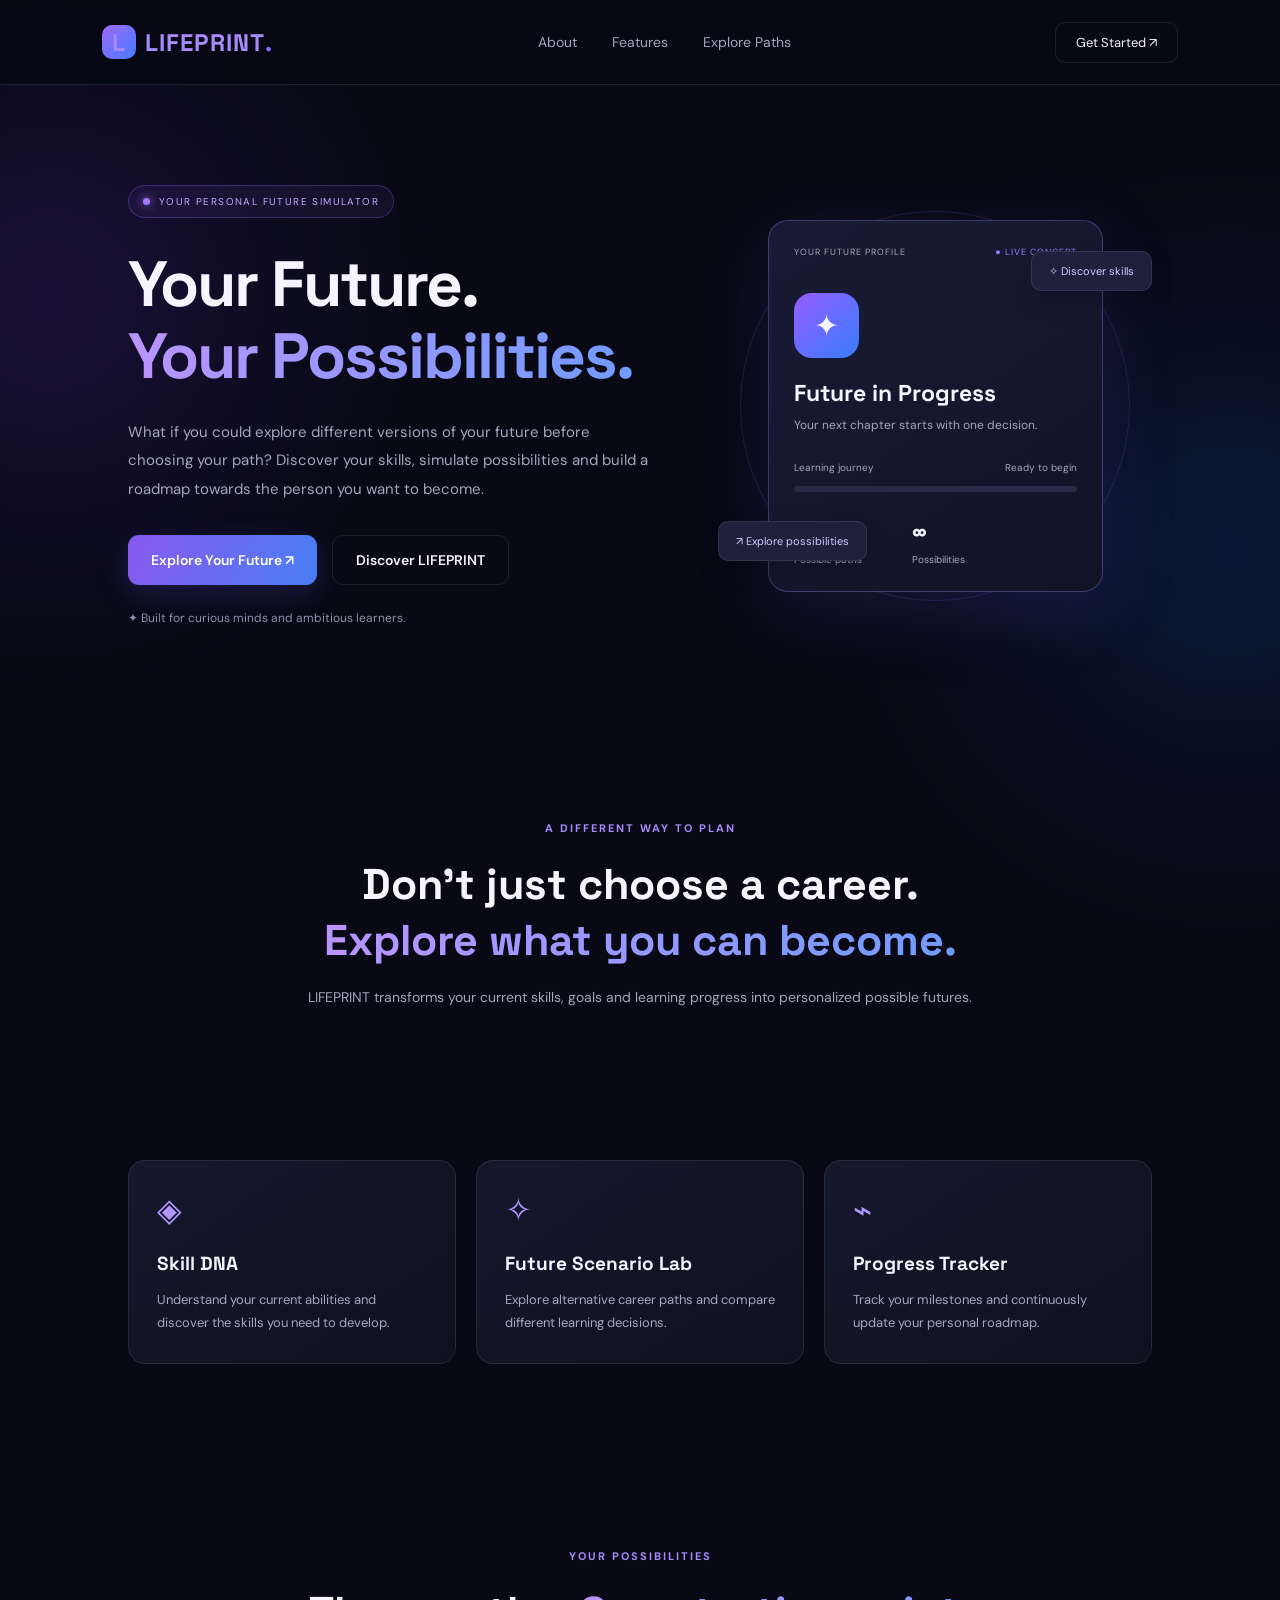
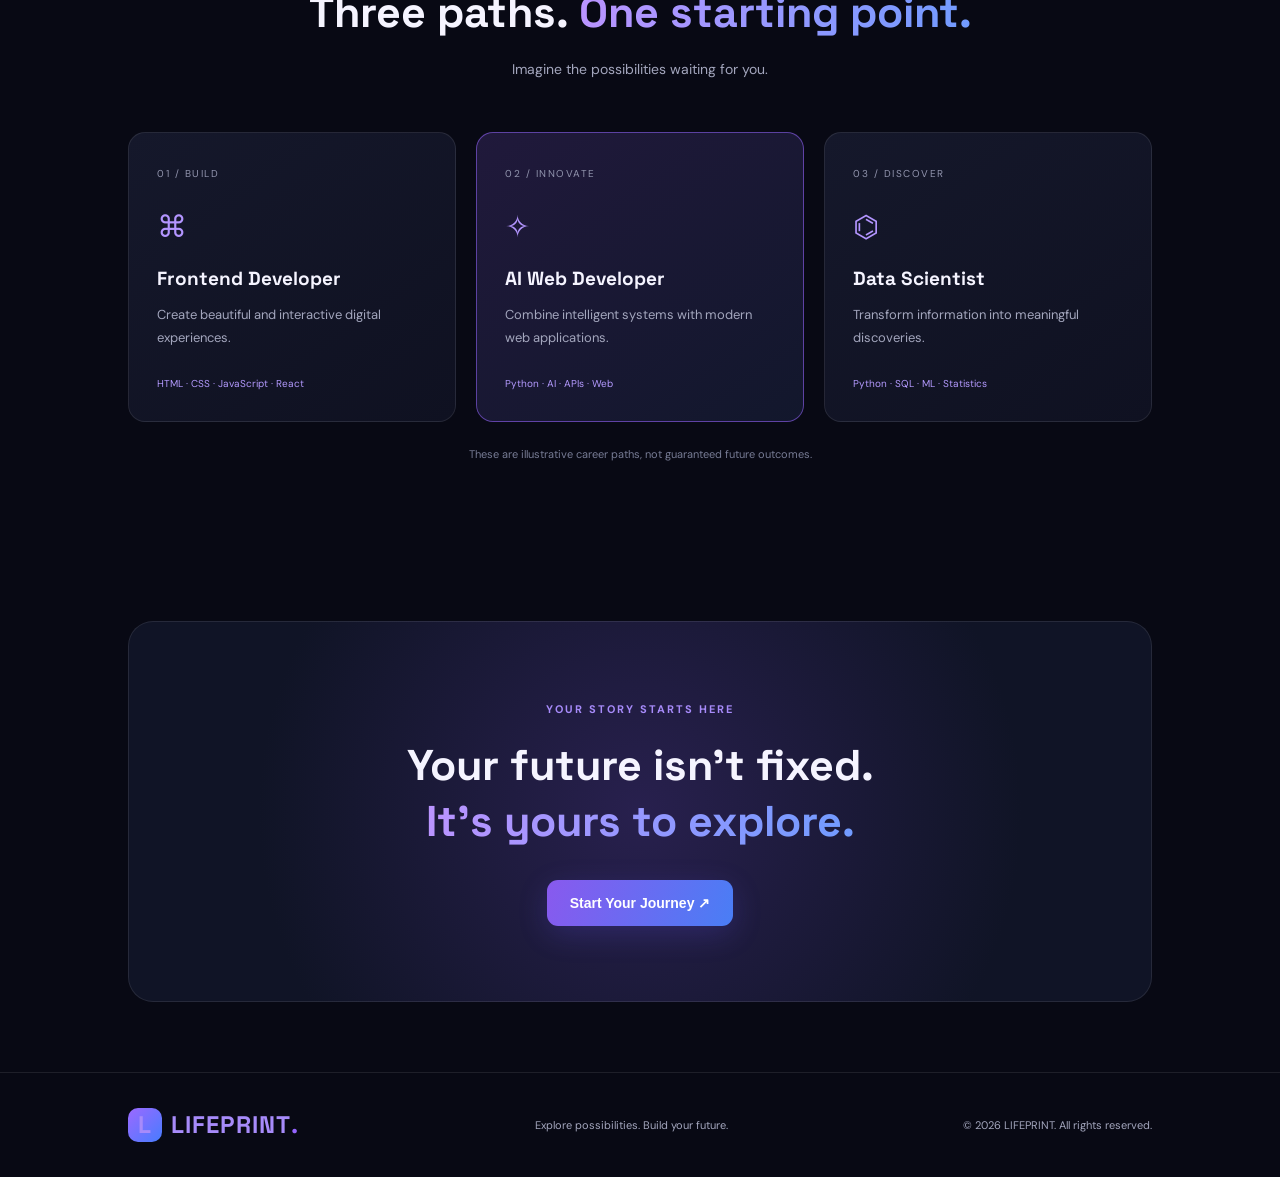
<file: frontend/index.html>
<!DOCTYPE html>
<html lang="en">
<head>
    <meta charset="UTF-8">
    <meta name="viewport" content="width=device-width, initial-scale=1.0">
    <meta name="description" content="LIFEPRINT - Explore your possible futures with AI-powered personal development.">
    <title>LIFEPRINT | Your Future, Simulated</title>

    <link rel="preconnect" href="https://fonts.googleapis.com">
    <link rel="preconnect" href="https://fonts.gstatic.com" crossorigin>
    <link href="https://fonts.googleapis.com/css2?family=DM+Sans:wght@400;500;600;700;800&family=Space+Grotesk:wght@400;500;600;700&display=swap" rel="stylesheet">

    <link rel="stylesheet" href="css/style.css">
</head>

<body>

    <div class="background-glow glow-one"></div>
    <div class="background-glow glow-two"></div>

    <header class="navbar">
        <a href="#" class="logo">
            <span class="logo-symbol">L</span>
            LIFEPRINT<span class="logo-dot">.</span>
        </a>

        <nav class="nav-links">
            <a href="#about">About</a>
            <a href="#features">Features</a>
            <a href="#paths">Explore Paths</a>
        </nav>

        <a href="#paths" class="nav-button">Get Started ↗</a>
    </header>

    <main>

        <section class="hero">

            <div class="hero-content">

                <div class="status-pill">
                    <span class="status-dot"></span>
                    YOUR PERSONAL FUTURE SIMULATOR
                </div>

                <h1>
                    Your Future.<br>
                    <span class="gradient-text">Your Possibilities.</span>
                </h1>

                <p class="hero-description">
                    What if you could explore different versions of your future
                    before choosing your path?

                    Discover your skills, simulate possibilities and build
                    a roadmap towards the person you want to become.
                </p>

                <div class="hero-actions">
                    <a href="#paths" class="primary-button">
                        Explore Your Future ↗
                    </a>

                    <a href="#about" class="secondary-button">
                        Discover LIFEPRINT
                    </a>
                </div>

                <div class="hero-note">
                    ✦ Built for curious minds and ambitious learners.
                </div>

            </div>

            <div class="hero-visual">

                <div class="orbit orbit-one"></div>
                <div class="orbit orbit-two"></div>

                <div class="future-card">

                    <div class="card-top">
                        <span>YOUR FUTURE PROFILE</span>
                        <span class="live-dot">● LIVE CONCEPT</span>
                    </div>

                    <div class="profile-icon">✦</div>

                    <h3>Future in Progress</h3>

                    <p>Your next chapter starts with one decision.</p>

                    <div class="progress-label">
                        <span>Learning journey</span>
                        <span>Ready to begin</span>
                    </div>

                    <div class="progress-track">
                        <div class="progress-fill"></div>
                    </div>

                    <div class="future-stats">
                        <div>
                            <strong>03</strong>
                            <span>Possible paths</span>
                        </div>

                        <div>
                            <strong>∞</strong>
                            <span>Possibilities</span>
                        </div>
                    </div>

                </div>

                <div class="floating-tag tag-one">
                    ✧ Discover skills
                </div>

                <div class="floating-tag tag-two">
                    ↗ Explore possibilities
                </div>

            </div>

        </section>

        <section class="about section" id="about">

            <div class="section-heading">
                <span class="eyebrow">A DIFFERENT WAY TO PLAN</span>
                <h2>Don't just choose a career.<br>
                    <span class="gradient-text">Explore what you can become.</span>
                </h2>
                <p>
                    LIFEPRINT transforms your current skills, goals and
                    learning progress into personalized possible futures.
                </p>
            </div>

        </section>

        <section class="features section" id="features">

            <div class="feature-card">
                <div class="feature-icon">◈</div>
                <h3>Skill DNA</h3>
                <p>
                    Understand your current abilities and discover
                    the skills you need to develop.
                </p>
            </div>

            <div class="feature-card">
                <div class="feature-icon">✧</div>
                <h3>Future Scenario Lab</h3>
                <p>
                    Explore alternative career paths and compare
                    different learning decisions.
                </p>
            </div>

            <div class="feature-card">
                <div class="feature-icon">⌁</div>
                <h3>Progress Tracker</h3>
                <p>
                    Track your milestones and continuously update
                    your personal roadmap.
                </p>
            </div>

        </section>

        <section class="paths section" id="paths">

            <div class="section-heading">
                <span class="eyebrow">YOUR POSSIBILITIES</span>
                <h2>Three paths. <span class="gradient-text">One starting point.</span></h2>
                <p>Imagine the possibilities waiting for you.</p>
            </div>

            <div class="path-grid">

                <article class="path-card">
                    <span class="path-number">01 / BUILD</span>
                    <div class="path-icon">⌘</div>
                    <h3>Frontend Developer</h3>
                    <p>Create beautiful and interactive digital experiences.</p>
                    <span class="path-skills">HTML · CSS · JavaScript · React</span>
                </article>

                <article class="path-card highlighted">
                    <span class="path-number">02 / INNOVATE</span>
                    <div class="path-icon">✧</div>
                    <h3>AI Web Developer</h3>
                    <p>Combine intelligent systems with modern web applications.</p>
                    <span class="path-skills">Python · AI · APIs · Web</span>
                </article>

                <article class="path-card">
                    <span class="path-number">03 / DISCOVER</span>
                    <div class="path-icon">⌬</div>
                    <h3>Data Scientist</h3>
                    <p>Transform information into meaningful discoveries.</p>
                    <span class="path-skills">Python · SQL · ML · Statistics</span>
                </article>

            </div>

            <p class="disclaimer">
                These are illustrative career paths, not guaranteed future outcomes.
            </p>

        </section>

        <section class="final-cta">
            <span class="eyebrow">YOUR STORY STARTS HERE</span>
            <h2>Your future isn't fixed.<br>
                <span class="gradient-text">It's yours to explore.</span>
            </h2>

            <button class="primary-button" id="startButton">
                Start Your Journey ↗
            </button>
        </section>

    </main>

    <footer>
        <a href="#" class="logo">
            <span class="logo-symbol">L</span>
            LIFEPRINT<span class="logo-dot">.</span>
        </a>

        <p>Explore possibilities. Build your future.</p>
        <span>© 2026 LIFEPRINT. All rights reserved.</span>
    </footer>

    <script src="js/script.js"></script>

</body>
</html>
</file>
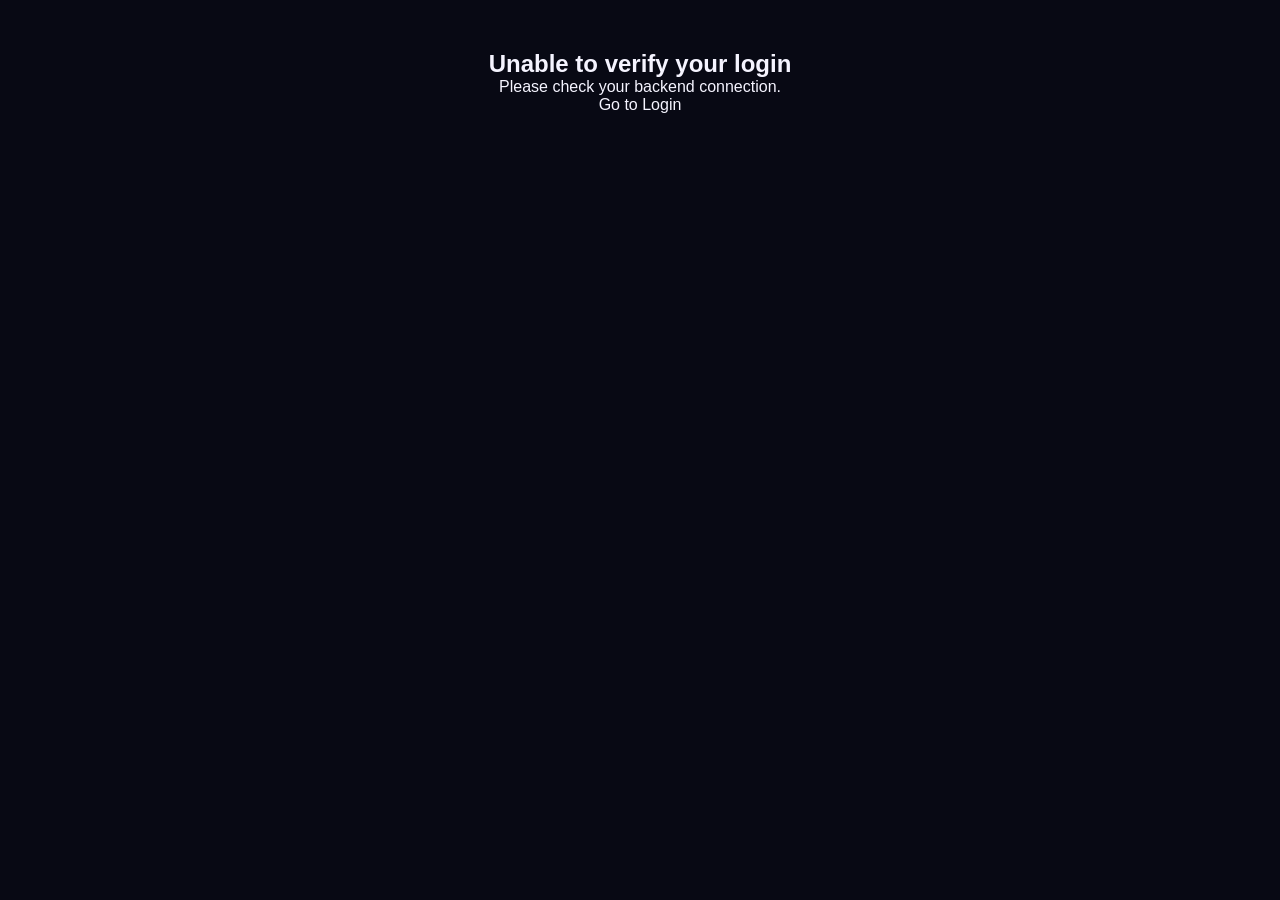
<file: frontend/dashboard.html>
<!DOCTYPE html>
<html lang="en">
<head>
    <meta charset="UTF-8">
    <meta name="viewport" content="width=device-width, initial-scale=1.0">
    <title>LIFEPRINT | Advanced Dashboard</title>
    <link rel="stylesheet" href="css/style.css">
</head>

<body>

<header class="dashboard-header">
    <div>
        <h1>LIFEPRINT</h1>
        <p>Your Future, Simulated by AI</p>
    </div>
    <nav>
        <a href="index.html">Home</a>
        <a href="profile.html">Edit Profile</a>
        <button id="logoutButton" class="auth-button">
    Logout
</button>
    </nav>
</header>

<main class="advanced-dashboard">

    <section class="dashboard-welcome">
        <p class="dashboard-tag">YOUR PERSONAL CAREER CONTROL CENTRE</p>
        <h1>Welcome, <span id="dashboardName">Student</span>!</h1>
        <p>Explore your skills, career opportunities and learning progress.</p>
    </section>

    <!-- PROFILE -->
    <section class="dashboard-card">
        <h2> My Profile</h2>
        <div class="dashboard-grid">
            <div><strong>Education</strong><p id="dashEducation">-</p></div>
            <div><strong>Branch</strong><p id="dashBranch">-</p></div>
            <div><strong>Career Goal</strong><p id="dashCareer">-</p></div>
            <div><strong>Interest</strong><p id="dashInterest">-</p></div>
            <div><strong>Learning Hours</strong><p id="dashHours">-</p></div>
            <div><strong>Technical Skills</strong><p id="dashSkills">-</p></div>
        </div>
    </section>

    <!-- SKILL DNA -->
    <section class="dashboard-card">
        <h2> Skill DNA Analysis</h2>
        <p>Understand how your current skills compare with your selected career.</p>
        <button id="loadAnalysisButton" class="dashboard-button">
            Analyze My Skills
        </button>
        <div id="dashboardAnalysis" class="dashboard-result">
            Click the button to view your Skill DNA report.
        </div>
        <div id="skillChart" class="analytics-chart"></div>
    </section>

    <!-- CAREER MATCHER -->
    <section class="dashboard-card">
        <h2>Career Matcher</h2>
        <p>Explore careers that match your current technical skills.</p>
        <button id="loadCareerButton" class="dashboard-button">
            Find My Career Matches
        </button>
        <div id="dashboardCareers" class="dashboard-result">
            Your career matches will appear here.
        </div>
        <div id="careerChart" class="analytics-chart"></div>
    </section>


<!-- STEP 13: CAREER REPORT -->
<section class="dashboard-card">
    <h2>My Career Readiness Report</h2>

    <p>
        Generate a report containing your profile,
        career readiness, skills and learning progress.
    </p>

    <button type="button"
            id="generateReportButton"
            class="dashboard-button">
        Generate My Career Report
    </button>

    <div id="reportMessage" class="dashboard-result">
        Your career report will be prepared here.
    </div>
</section>

<!-- STEP 13: PROJECT RECOMMENDATIONS -->
<section class="dashboard-card">
    <h2> Project Recommendations</h2>

    <p>
        Discover practical projects that can help you
        improve your technical skills and portfolio.
    </p>

    <button type="button"
            id="projectRecommendationButton"
            class="dashboard-button">
        Explore My Projects
    </button>

    <div id="projectRecommendations" class="dashboard-result">
        Your recommended projects will appear here.
    </div>
</section>

<!-- STEP 13: PERSONALIZED ROADMAP -->
<section class="dashboard-card">
    <h2> My Personalized Roadmap</h2>

    <p>
        Follow these learning steps to prepare for
        your selected career.
    </p>

    <div id="personalizedRoadmap" class="dashboard-result">
        Your learning roadmap will appear here.
    </div>
</section>

<!-- PERSONALIZED LEARNING ADVISOR -->
<section class="dashboard-card">
    <h2> Personalized Learning Advisor</h2>

    <p>
        Discover your missing skills and receive practical
        recommendations based on your selected career.
    </p>

    <button
        type="button"
        id="getRecommendationsButton"
        class="dashboard-button">
        Generate My Learning Plan
    </button>

    <div id="learningRecommendations" class="dashboard-result">
        Your personalized learning recommendations will appear here.
    </div>
</section>

    <!-- FUTURE SCENARIO -->
    <section class="dashboard-card">
        <h2> Future Scenario Lab</h2>
        <p>Explore an illustrative learning scenario based on your chosen inputs.</p>

        <form id="dashboardScenarioForm">

            <label for="dashScenarioSkill">Skill you want to learn</label>
            <input type="text" id="dashScenarioSkill"
                   placeholder="Example: JavaScript" required>

            <label for="dashDailyHours">Learning hours per day</label>
            <select id="dashDailyHours" required>
                <option value="1">1 hour</option>
                <option value="2" selected>2 hours</option>
                <option value="3">3 hours</option>
                <option value="4">4 hours</option>
            </select>

            <label for="dashWeeks">Learning duration</label>
            <select id="dashWeeks" required>
                <option value="2">2 weeks</option>
                <option value="4" selected>4 weeks</option>
                <option value="8">8 weeks</option>
                <option value="12">12 weeks</option>
            </select>

            <label for="dashProjects">Projects you plan to complete</label>
            <select id="dashProjects" required>
                <option value="0">0 projects</option>
                <option value="1" selected>1 project</option>
                <option value="2">2 projects</option>
                <option value="3">3 projects</option>
            </select>

            <button type="submit" class="dashboard-button">
                Simulate My Scenario
            </button>
        </form>

        <div id="dashboardScenarioResult" class="dashboard-result">
            Your simulation results will appear here.
        </div>
    </section>

    <!-- LEARNING PROGRESS -->
    <section class="dashboard-card">
        <h2> Learning Progress</h2>

        <h3 id="dashProgressPercentage">0% Completed</h3>

        <div class="dashboard-progress-bar">
            <div id="dashProgressFill"></div>
        </div>

        <p id="dashProgressCount">0 of 0 tasks completed</p>
        <div id="progressAnalytics" class="analytics-chart"></div>

        <div id="dashboardProgressTasks"></div>

        <button id="refreshDashboardButton" class="dashboard-button">
            Refresh Progress
        </button>
    </section>

    <p id="dashboardMessage" role="status"></p>

    <div class="dashboard-footer">
        <a href="profile.html">← Back to Profile</a>
        <a href="index.html">Back to Home</a>
    </div>

</main>

<!--<script src="js/auth-guard.js"></script>-->
<script src="./js/dashboard.js"></script>
<script src="js/logout.js"></script>

<script src="./js/auth-guard.js"></script>
<script src="./js/dashboard.js?v=7"></script>
<script src="js/logout.js"></script>
</body>
</html>
</body>
</html>
</file>
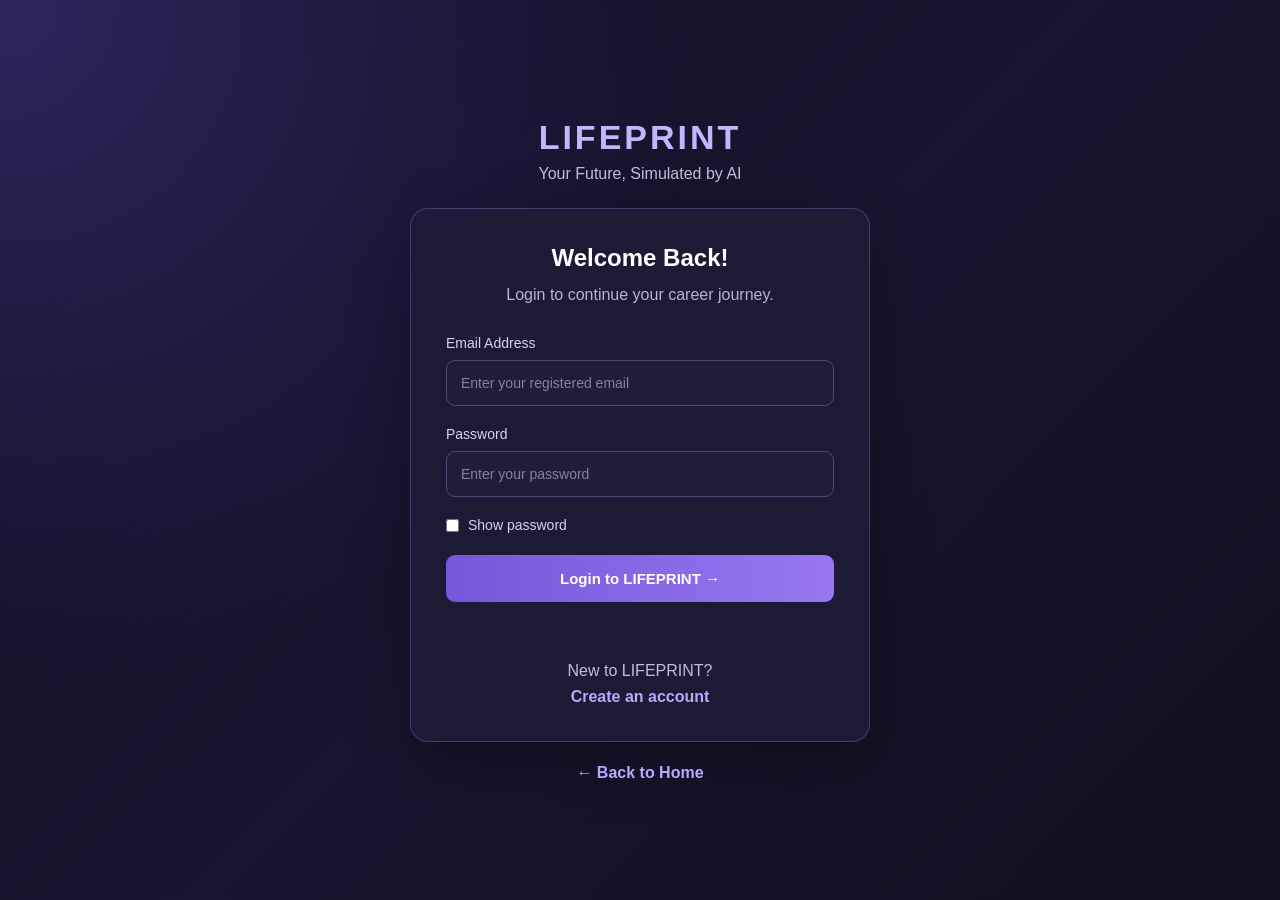
<file: frontend/login.html>
<!DOCTYPE html>
<html lang="en">
<head>
    <meta charset="UTF-8">
    <meta name="viewport" content="width=device-width, initial-scale=1.0">

    <title>LIFEPRINT | Student Login</title>

    <link rel="stylesheet" href="css/style.css">
</head>

<body class="auth-page">

    <div class="auth-container">

        <div class="auth-brand">
            <h1>LIFEPRINT</h1>
            <p>Your Future, Simulated by AI</p>
        </div>

        <div class="auth-card">

            <div class="auth-heading">
                <h2>Welcome Back!</h2>
                <p>Login to continue your career journey.</p>
            </div>

            <form id="loginForm">

                <div class="auth-input-group">
                    <label for="loginEmail">Email Address</label>
                    <input
                        type="email"
                        id="loginEmail"
                        name="email"
                        placeholder="Enter your registered email"
                        required
                        autocomplete="email"
                    >
                </div>

                <div class="auth-input-group">
                    <label for="loginPassword">Password</label>
                    <input
                        type="password"
                        id="loginPassword"
                        name="password"
                        placeholder="Enter your password"
                        required
                        autocomplete="current-password"
                    >
                </div>

                <div class="auth-checkbox">
                    <input
                        type="checkbox"
                        id="showLoginPassword"
                    >
                    <label for="showLoginPassword">
                        Show password
                    </label>
                </div>

                <button type="submit" class="auth-button">
                    Login to LIFEPRINT →
                </button>

                <p id="loginMessage" class="auth-message"
                   role="status"></p>

            </form>

            <div class="auth-switch">
                <p>New to LIFEPRINT?</p>
                <a href="signup.html">Create an account</a>
            </div>

        </div>

        <a href="index.html" class="auth-home-link">
            ← Back to Home
        </a>

    </div>

    <script src="js/login.js"></script>

</body>
</html>
</file>
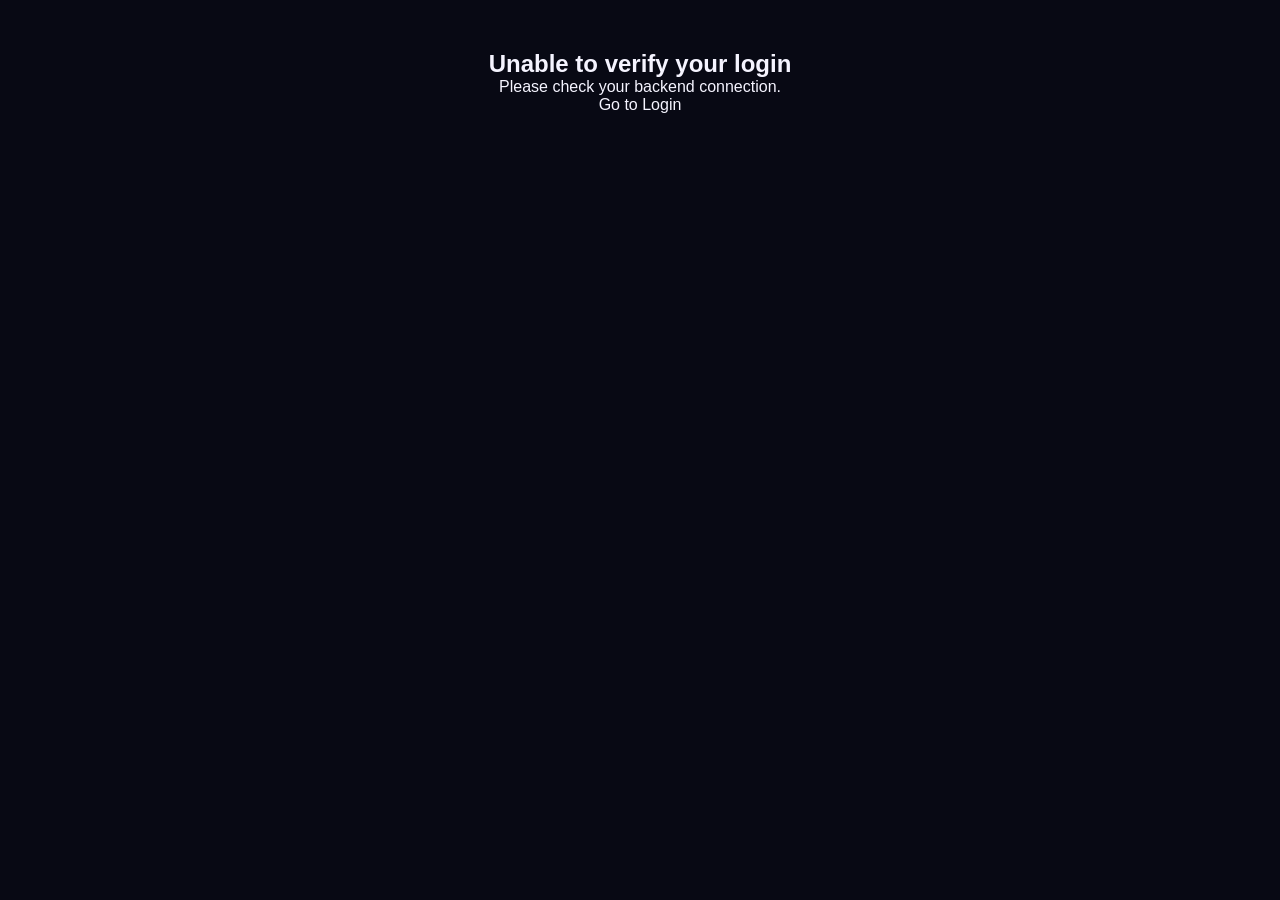
<file: frontend/profile.html>
<!DOCTYPE html>
<html lang="en">

<head>
    <meta charset="UTF-8">
    <meta name="viewport" content="width=device-width, initial-scale=1.0">

    <title>LIFEPRINT | Your Future Profile</title>

    <link rel="stylesheet" href="css/style.css">
    
    
</head>
    
<body>

    <!-- HEADER -->
    <header class="profile-header">

        <a href="index.html" class="logo">
            LIFEPRINT.
        </a>

        <span>Your Future Starts Here</span>

    </header>
    <div style="text-align: center; margin-top: 20px;">
    <a href="dashboard.html" class="profile-button">
        Open My Dashboard →
    </a>
</div>


<main class="profile-container">

    <div class="profile-heading">
        <p class="profile-tag">STEP 01 — KNOW YOURSELF</p>
        <h1>Create Your <span>Future Profile</span></h1>
        <p>Tell us about yourself. We'll help you explore your possibilities.</p>
    </div>

    <form id="profileForm">

        <section class="profile-card">
            <h2>Personal & Education Details</h2>

            <label for="name">Your Name</label>
            <input type="text" id="name" placeholder="Enter your name" required>

            <label for="education">Current Education</label>
            <select id="education" required>
                <option value="">Select education</option>
                <option value="B.Tech">B.Tech</option>
                <option value="Degree">Degree</option>
                <option value="Intermediate">Intermediate</option>
                <option value="Diploma">Diploma</option>
                <option value="Other">Other</option>
            </select>

            <label for="branch">Your Branch / Stream</label>
            <input type="text" id="branch"
                   placeholder="Example: AI & Data Science" required>
        </section>

        <section class="profile-card">
            <h2>Your Skills</h2>

            <label for="skills">Technical Skills</label>
            <input type="text" id="skills"
                   placeholder="Example: HTML, CSS, Python" required>

            <small>Separate each skill with a comma.</small>
        </section>

        <section class="profile-card">
            <h2>Your Interests</h2>

            <label for="interest">Choose Your Main Interest</label>
            <select id="interest" required>
                <option value="">Select your interest</option>
                <option value="Artificial Intelligence">Artificial Intelligence</option>
                <option value="Web Development">Web Development</option>
                <option value="Data Science">Data Science</option>
                <option value="UI/UX Design">UI/UX Design</option>
                <option value="Cybersecurity">Cybersecurity</option>
                <option value="Cloud Computing">Cloud Computing</option>
                <option value="Other">Other</option>
            </select>
        </section>

        <section class="profile-card">
            <h2>Your Career Goal</h2>

            <label for="career">What career do you want?</label>
            <input type="text" id="career"
                   placeholder="Example: Frontend Developer" required>

            <label for="hours">How much time can you learn daily?</label>
            <select id="hours" required>
                <option value="">Select learning time</option>
                <option value="1">1 hour</option>
                <option value="2">2 hours</option>
                <option value="3">3 hours</option>
                <option value="4">4+ hours</option>
            </select>
        </section>

        <button type="submit" class="profile-button">
            Save My Profile →
        </button>

        <div id="successMessage" class="success-alert"
             style="display:none;" role="status"></div>

    </form>

</main>

<footer class="profile-footer">
    <p>© 2026 LIFEPRINT. Your Future, Simulated by AI.</p>
</footer>

<script src="./js/auth-guard.js"></script>
<script src="./js/profile.js?v=7"></script>

</body>
</html>
</file>
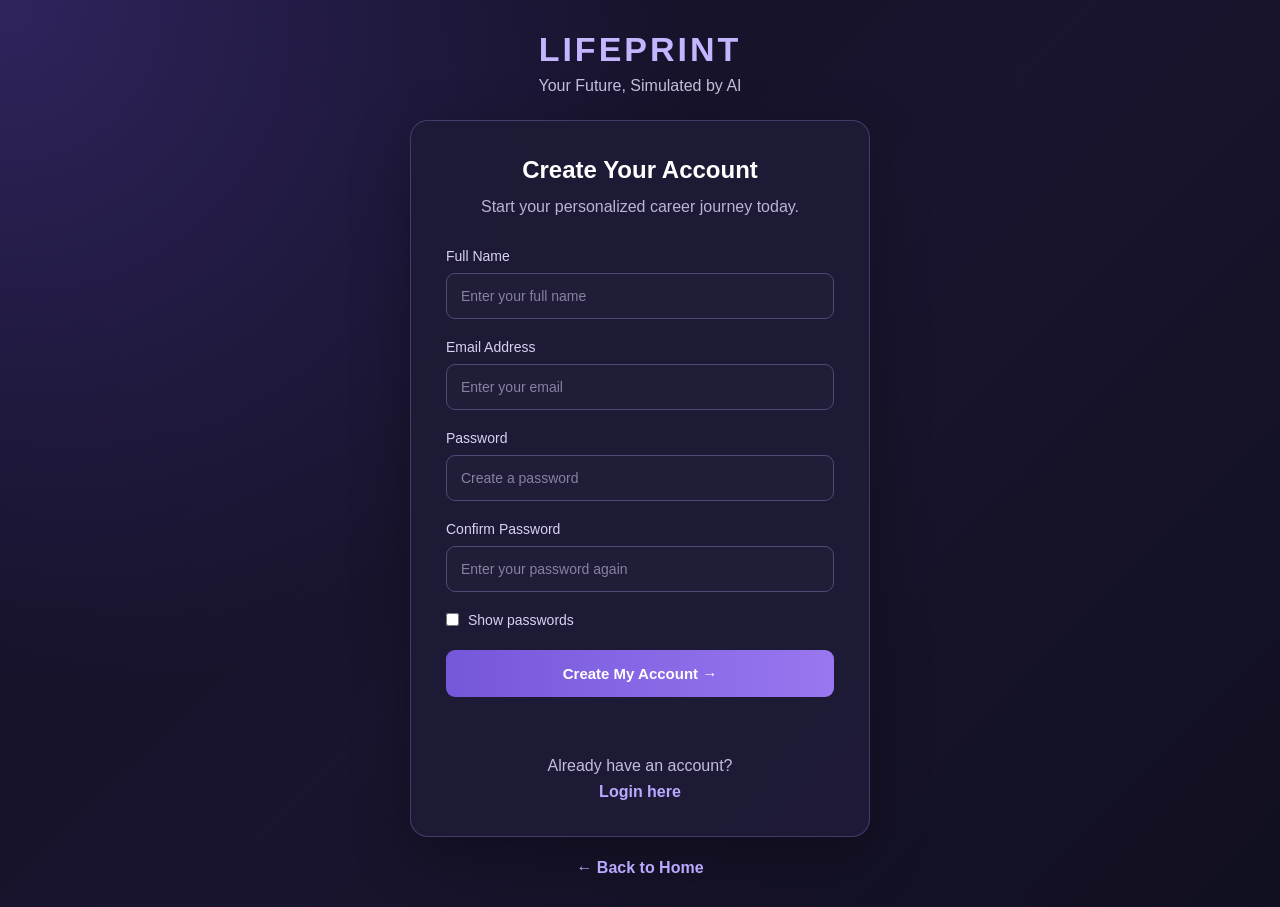
<file: frontend/signup.html>
<!DOCTYPE html>
<html lang="en">
<head>
    <meta charset="UTF-8">
    <meta name="viewport" content="width=device-width, initial-scale=1.0">

    <title>LIFEPRINT | Create Account</title>

    <link rel="stylesheet" href="css/style.css">
</head>

<body class="auth-page">

    <div class="auth-container">

        <div class="auth-brand">
            <h1>LIFEPRINT</h1>
            <p>Your Future, Simulated by AI</p>
        </div>

        <div class="auth-card">

            <div class="auth-heading">
                <h2>Create Your Account</h2>
                <p>Start your personalized career journey today.</p>
            </div>

            <form id="signupForm">

                <div class="auth-input-group">
                    <label for="signupName">Full Name</label>
                    <input
                        type="text"
                        id="signupName"
                        name="name"
                        placeholder="Enter your full name"
                        required
                        autocomplete="name"
                    >
                </div>

                <div class="auth-input-group">
                    <label for="signupEmail">Email Address</label>
                    <input
                        type="email"
                        id="signupEmail"
                        name="email"
                        placeholder="Enter your email"
                        required
                        autocomplete="email"
                    >
                </div>

                <div class="auth-input-group">
                    <label for="signupPassword">Password</label>
                    <input
                        type="password"
                        id="signupPassword"
                        name="password"
                        placeholder="Create a password"
                        minlength="8"
                        required
                        autocomplete="new-password"
                    >
                </div>

                <div class="auth-input-group">
                    <label for="confirmPassword">Confirm Password</label>
                    <input
                        type="password"
                        id="confirmPassword"
                        name="confirmPassword"
                        placeholder="Enter your password again"
                        minlength="8"
                        required
                        autocomplete="new-password"
                    >
                </div>

                <div class="auth-checkbox">
                    <input
                        type="checkbox"
                        id="showSignupPassword"
                    >
                    <label for="showSignupPassword">
                        Show passwords
                    </label>
                </div>

                <button type="submit" class="auth-button">
                    Create My Account →
                </button>

                <p id="signupMessage" class="auth-message"
                   role="status"></p>

            </form>

            <div class="auth-switch">
                <p>Already have an account?</p>
                <a href="login.html">Login here</a>
            </div>

        </div>

        <a href="index.html" class="auth-home-link">
            ← Back to Home
        </a>

    </div>

    <script src="js/signup.js"></script>

</body>
</html>
</file>
<file: frontend/css/style.css>
:root {
    --background: #080914;
    --surface: #111426;
    --surface-light: #171b32;
    --purple: #9565ff;
    --blue: #4f8cff;
    --white: #f5f4ff;
    --muted: #a3a6bd;
    --border: rgba(255, 255, 255, 0.09);
}

* {
    margin: 0;
    padding: 0;
    box-sizing: border-box;
}

html {
    scroll-behavior: smooth;
}

body {
    background: var(--background);
    color: var(--white);
    font-family: 'DM Sans', sans-serif;
    overflow-x: hidden;
    position: relative;
}

a {
    text-decoration: none;
    color: inherit;
}

.background-glow {
    position: absolute;
    width: 400px;
    height: 400px;
    border-radius: 50%;
    filter: blur(130px);
    opacity: 0.18;
    pointer-events: none;
    z-index: -1;
}

.glow-one {
    background: #783bff;
    top: 100px;
    left: -150px;
}

.glow-two {
    background: #176eff;
    top: 350px;
    right: -150px;
}

/* NAVIGATION */

.navbar {
    width: 100%;
    min-height: 85px;
    padding: 20px 8%;
    display: flex;
    align-items: center;
    justify-content: space-between;
    border-bottom: 1px solid var(--border);
    background: rgba(8, 9, 20, 0.85);
    position: sticky;
    top: 0;
    z-index: 100;
    backdrop-filter: blur(18px);
}

.logo {
    display: flex;
    align-items: center;
    gap: 9px;
    font-family: 'Space Grotesk', sans-serif;
    font-size: 21px;
    font-weight: 700;
    letter-spacing: 1px;
}

.logo-symbol {
    width: 34px;
    height: 34px;
    display: grid;
    place-items: center;
    background: linear-gradient(135deg, #9c69ff, #477cff);
    border-radius: 10px;
}

.logo-dot {
    color: var(--purple);
    margin-left: -9px;
}

.nav-links {
    display: flex;
    gap: 35px;
    color: var(--muted);
    font-size: 14px;
}

.nav-links a:hover {
    color: white;
}

.nav-button {
    border: 1px solid var(--border);
    padding: 11px 20px;
    border-radius: 10px;
    font-size: 13px;
    transition: 0.3s;
}

.nav-button:hover {
    border-color: var(--purple);
    background: rgba(149, 101, 255, 0.12);
}

/* HERO */

.hero {
    min-height: 610px;
    padding: 100px 10%;
    display: grid;
    grid-template-columns: 1.1fr 0.9fr;
    align-items: center;
    gap: 60px;
}

.status-pill {
    display: inline-flex;
    align-items: center;
    gap: 9px;
    padding: 9px 14px;
    border: 1px solid rgba(149, 101, 255, 0.3);
    border-radius: 30px;
    color: #c4aaff;
    background: rgba(149, 101, 255, 0.08);
    font-size: 10px;
    letter-spacing: 1.4px;
    margin-bottom: 30px;
}

.status-dot {
    width: 7px;
    height: 7px;
    background: #a77aff;
    border-radius: 50%;
    box-shadow: 0 0 10px #a77aff;
}

.hero h1 {
    font-family: 'Space Grotesk', sans-serif;
    font-size: clamp(42px, 5vw, 67px);
    line-height: 1.13;
    letter-spacing: -2px;
    margin-bottom: 25px;
}

.gradient-text {
    background: linear-gradient(100deg, #bb94ff, #709bff);
    -webkit-background-clip: text;
    background-clip: text;
    color: transparent;
}

.hero-description {
    max-width: 520px;
    color: var(--muted);
    font-size: 15px;
    line-height: 1.9;
}

.hero-actions {
    display: flex;
    gap: 15px;
    margin-top: 32px;
    flex-wrap: wrap;
}

.primary-button,
.secondary-button {
    display: inline-flex;
    justify-content: center;
    align-items: center;
    padding: 15px 23px;
    border-radius: 11px;
    font-size: 14px;
    font-weight: 600;
    cursor: pointer;
    transition: 0.3s;
}

.primary-button {
    border: none;
    color: white;
    background: linear-gradient(110deg, #8959ee, #497ef5);
    box-shadow: 0 8px 30px rgba(104, 88, 255, 0.2);
}

.primary-button:hover {
    transform: translateY(-3px);
    box-shadow: 0 10px 35px rgba(104, 88, 255, 0.4);
}

.secondary-button {
    border: 1px solid var(--border);
    color: var(--white);
}

.secondary-button:hover {
    border-color: var(--purple);
}

.hero-note {
    margin-top: 25px;
    color: #8d90a8;
    font-size: 12px;
}

/* FUTURE VISUAL */

.hero-visual {
    min-height: 400px;
    display: grid;
    place-items: center;
    position: relative;
}

.orbit {
    position: absolute;
    border: 1px solid rgba(149, 101, 255, 0.17);
    border-radius: 50%;
}

.orbit-one {
    width: 390px;
    height: 390px;
}

.orbit-two {
    width: 300px;
    height: 300px;
    border-color: rgba(79, 140, 255, 0.2);
}

.future-card {
    width: min(100%, 335px);
    padding: 25px;
    background: linear-gradient(145deg, #191b36, #101326);
    border: 1px solid rgba(170, 138, 255, 0.3);
    border-radius: 20px;
    box-shadow: 0 20px 70px rgba(73, 66, 170, 0.22);
    z-index: 2;
    backdrop-filter: blur(15px);
}

.card-top {
    display: flex;
    justify-content: space-between;
    gap: 10px;
    font-size: 9px;
    letter-spacing: 1px;
    color: var(--muted);
}

.live-dot {
    color: #8e85ff;
}

.profile-icon {
    width: 65px;
    height: 65px;
    display: grid;
    place-items: center;
    font-size: 30px;
    margin: 35px 0 20px;
    background: linear-gradient(135deg, #945dff, #397cff);
    border-radius: 18px;
}

.future-card h3 {
    font-family: 'Space Grotesk', sans-serif;
    font-size: 23px;
}

.future-card > p {
    color: var(--muted);
    font-size: 12px;
    margin-top: 9px;
}

.progress-label {
    display: flex;
    justify-content: space-between;
    gap: 8px;
    font-size: 10px;
    color: var(--muted);
    margin: 28px 0 12px;
}

.progress-track {
    height: 6px;
    background: #282b46;
    border-radius: 20px;
    overflow: hidden;
}

.progress-fill {
    width: 0;
    height: 100%;
    background: linear-gradient(90deg, #a06aff, #548aff);
}

.future-stats {
    display: flex;
    gap: 50px;
    margin-top: 25px;
}

.future-stats div {
    display: flex;
    flex-direction: column;
    gap: 5px;
}

.future-stats strong {
    font-size: 24px;
    font-family: 'Space Grotesk', sans-serif;
}

.future-stats span {
    color: var(--muted);
    font-size: 10px;
}

.floating-tag {
    position: absolute;
    padding: 12px 17px;
    background: #20203d;
    border: 1px solid var(--border);
    border-radius: 10px;
    font-size: 11px;
    color: #d5c8ff;
    z-index: 3;
    box-shadow: 0 8px 25px rgba(0, 0, 0, 0.2);
}

.tag-one {
    top: 45px;
    right: 0;
}

.tag-two {
    bottom: 45px;
    left: 0;
}

/* COMMON SECTIONS */

.section {
    padding: 90px 10%;
}

.section-heading {
    text-align: center;
    max-width: 700px;
    margin: 0 auto 50px;
}

.eyebrow {
    color: #a78bfa;
    font-size: 11px;
    letter-spacing: 2px;
    font-weight: 700;
}

.section-heading h2,
.final-cta h2 {
    font-family: 'Space Grotesk', sans-serif;
    font-size: clamp(28px, 4vw, 43px);
    line-height: 1.3;
    margin-top: 20px;
}

.section-heading p {
    margin-top: 16px;
    color: var(--muted);
    font-size: 14px;
    line-height: 1.8;
}

/* FEATURES */

.features {
    display: grid;
    grid-template-columns: repeat(3, 1fr);
    gap: 20px;
    padding-top: 10px;
}

.feature-card,
.path-card {
    background: linear-gradient(145deg, #15182b, #0f1121);
    border: 1px solid var(--border);
    border-radius: 17px;
    padding: 28px;
    transition: 0.3s;
}

.feature-card:hover,
.path-card:hover {
    transform: translateY(-6px);
    border-color: rgba(149, 101, 255, 0.5);
}

.feature-icon,
.path-icon {
    color: #b395ff;
    font-size: 32px;
    margin-bottom: 20px;
}

.feature-card h3,
.path-card h3 {
    font-family: 'Space Grotesk', sans-serif;
    font-size: 19px;
    margin-bottom: 12px;
}

.feature-card p,
.path-card p {
    color: var(--muted);
    font-size: 13px;
    line-height: 1.8;
}

/* CAREER PATHS */

.path-grid {
    display: grid;
    grid-template-columns: repeat(3, 1fr);
    gap: 20px;
}

.path-number {
    color: #9295ae;
    font-size: 10px;
    letter-spacing: 1.5px;
}

.path-icon {
    margin-top: 25px;
    font-size: 30px;
}

.path-skills {
    display: block;
    color: #b49aff;
    font-size: 10px;
    line-height: 1.8;
    margin-top: 25px;
}

.highlighted {
    border-color: rgba(149, 101, 255, 0.55);
    background: linear-gradient(145deg, #20193b, #12172c);
}

.disclaimer {
    color: #777c95;
    text-align: center;
    font-size: 11px;
    margin-top: 25px;
}

/* CTA */

.final-cta {
    margin: 70px 10%;
    padding: 75px 25px;
    text-align: center;
    background: radial-gradient(circle at center, #28204e, #101426 70%);
    border: 1px solid var(--border);
    border-radius: 25px;
}

.final-cta .primary-button {
    margin-top: 30px;
}

/* FOOTER */

footer {
    padding: 35px 10%;
    border-top: 1px solid var(--border);
    display: flex;
    align-items: center;
    justify-content: space-between;
    flex-wrap: wrap;
    gap: 20px;
}

footer p,
footer > span {
    color: var(--muted);
    font-size: 11px;
}

/* RESPONSIVE */

@media (max-width: 900px) {
    .hero {
        grid-template-columns: 1fr;
        padding: 75px 8%;
    }

    .hero-visual {
        margin-top: 30px;
    }

    .features,
    .path-grid {
        grid-template-columns: 1fr 1fr;
    }

    .nav-links {
        gap: 15px;
    }
}

@media (max-width: 600px) {
    .navbar {
        padding: 18px 5%;
    }

    .nav-links {
        display: none;
    }

    .nav-button {
        padding: 9px 12px;
        font-size: 11px;
    }

    .hero {
        padding: 65px 6%;
    }

    .hero h1 {
        letter-spacing: -1px;
    }

    .hero-visual {
        min-height: 350px;
    }

    .orbit-one {
        width: 320px;
        height: 320px;
    }

    .orbit-two {
        width: 250px;
        height: 250px;
    }

    .tag-one {
        right: -5px;
        top: 15px;
    }

    .tag-two {
        left: -5px;
        bottom: 10px;
    }

    .section {
        padding: 65px 6%;
    }

    .features,
    .path-grid {
        grid-template-columns: 1fr;
    }

    .final-cta {
        margin: 40px 5%;
        padding: 55px 15px;
    }

    footer {
        padding: 30px 6%;
        flex-direction: column;
        align-items: flex-start;
    }
}


/* LIFEPRINT PROFILE PAGE */

.profile-header {
    display: flex;
    justify-content: space-between;
    align-items: center;
    padding: 22px 8%;
    border-bottom: 1px solid rgba(255,255,255,0.1);
}

.logo {
    font-size: 24px;
    font-weight: bold;
    color: #a78bfa;
    text-decoration: none;
}

.profile-header span {
    color: #b8b8d0;
}

.profile-container {
    max-width: 750px;
    margin: 55px auto;
    padding: 20px;
}

.profile-heading {
    text-align: center;
    margin-bottom: 35px;
}

.profile-heading h1 {
    font-size: 38px;
    margin: 15px 0;
}

.profile-heading h1 span {
    color: #a78bfa;
}

.profile-heading p {
    color: #b8b8d0;
}

.profile-tag {
    color: #a78bfa !important;
    letter-spacing: 3px;
    font-size: 12px;
}

.profile-card {
    background: rgba(255,255,255,0.05);
    border: 1px solid rgba(255,255,255,0.1);
    padding: 25px;
    border-radius: 16px;
    margin-bottom: 22px;
}

.profile-card h2 {
    font-size: 19px;
    margin-bottom: 20px;
    color: #c4b5fd;
}

.profile-card label {
    display: block;
    margin: 15px 0 8px;
    color: #eeeeff;
}

.profile-card input,
.profile-card select {
    width: 100%;
    padding: 13px;
    border-radius: 8px;
    border: 1px solid #514477;
    background: #211b35;
    color: white;
    outline: none;
}

.profile-card input:focus,
.profile-card select:focus {
    border-color: #a78bfa;
}

.profile-card small {
    display: block;
    margin-top: 8px;
    color: #aaa0c5;
}

.profile-button {
    width: 100%;
    padding: 16px;
    border: none;
    border-radius: 10px;
    background: linear-gradient(90deg, #7c3aed, #2563eb);
    color: white;
    font-size: 16px;
    font-weight: bold;
    cursor: pointer;
}

.profile-button:hover {
    opacity: 0.9;
}

#successMessage {
    text-align: center;
    color: #86efac;
    margin-top: 20px;
}

@media (max-width: 600px) {
    .profile-heading h1 {
        font-size: 28px;
    }

    .profile-header {
        padding: 18px 5%;
    }
}


/* SKILL DNA REPORT */

#analysisResult {
    margin-top: 22px;
    padding: 22px;
    border: 1px solid #8061d5;
    border-radius: 14px;
    background: rgba(124, 58, 237, 0.12);
    color: #eeeaff;
    white-space: pre-line;
    line-height: 1.9;
    overflow-wrap: anywhere;
}


/* CAREER MATCHER REPORT */

#careerMatchResult {
    margin-top: 22px;
    padding: 24px;
    border: 1px solid #3b82f6;
    border-radius: 14px;
    background: rgba(37, 99, 235, 0.12);
    color: #eeeaff;
    white-space: pre-line;
    line-height: 1.9;
    overflow-wrap: anywhere;
}


/* FUTURE SCENARIO LAB */

.scenario-section {
    margin-top: 30px;
}

.scenario-section > p {
    color: #b8b8d0;
    margin-bottom: 20px;
    line-height: 1.7;
}

#scenarioForm {
    margin-top: 20px;
}

#scenarioResult {
    margin-top: 22px;
    padding: 22px;
    border: 1px solid #a78bfa;
    border-radius: 14px;
    background: rgba(124, 58, 237, 0.14);
    color: #eeeaff;
    white-space: pre-line;
    line-height: 1.9;
    overflow-wrap: anywhere;
}

/* STEP 6: PROGRESS TRACKER */

.progress-section {
    margin-top: 30px;
}

.progress-summary {
    margin: 25px 0;
    padding: 20px;
    background: rgba(255, 255, 255, 0.05);
    border-radius: 12px;
}

.progress-summary h3 {
    color: #a78bfa;
    margin-bottom: 15px;
}

.progress-bar {
    width: 100%;
    height: 14px;
    background: #29243d;
    border-radius: 20px;
    overflow: hidden;
    margin-bottom: 12px;
}

#progressBarFill {
    width: 0%;
    height: 100%;
    background: linear-gradient(90deg, #8b5cf6, #38bdf8);
    border-radius: 20px;
    transition: width 0.4s ease;
}

#progressCount {
    color: #c4b5fd;
    font-size: 14px;
}

.progress-subheading {
    margin: 25px 0 15px;
}

.progress-task {
    display: flex;
    align-items: center;
    gap: 12px;
    padding: 14px;
    margin-bottom: 10px;
    background: rgba(255, 255, 255, 0.04);
    border: 1px solid rgba(167, 139, 250, 0.2);
    border-radius: 10px;
    cursor: pointer;
}

.progress-task input {
    width: 18px;
    height: 18px;
    accent-color: #8b5cf6;
    cursor: pointer;
}

.progress-task span {
    color: #ffffff;
    font-size: 15px;
}

.progress-task .completed-task {
    text-decoration: line-through;
    color: #a78bfa;
}

#progressMessage {
    margin-top: 12px;
    color: #a78bfa;
}

/* STEP 7: LIFEPRINT DASHBOARD */

.dashboard-container {
    width: 90%;
    max-width: 1100px;
    margin: 40px auto;
}

.dashboard-welcome {
    margin-bottom: 30px;
}

.dashboard-welcome h1 {
    font-size: 36px;
    margin: 12px 0;
}

.dashboard-welcome h1 span {
    color: #a78bfa;
}

.dashboard-grid {
    display: grid;
    grid-template-columns: repeat(2, 1fr);
    gap: 20px;
    margin-bottom: 25px;
}

.dashboard-card {
    padding: 24px;
    border: 1px solid rgba(167, 139, 250, 0.25);
    background: rgba(255, 255, 255, 0.04);
    border-radius: 14px;
    margin-bottom: 20px;
}

.dashboard-card h3 {
    margin-bottom: 15px;
}

.dashboard-card h3 span {
    color: #a78bfa;
}

.dashboard-card p {
    color: #ffffff;
    margin-bottom: 8px;
}

.dashboard-card small {
    color: #b8b2c9;
}

.dashboard-skill-tag {
    display: inline-block;
    padding: 7px 12px;
    margin: 4px;
    border-radius: 20px;
    background: rgba(139, 92, 246, 0.18);
    color: #c4b5fd;
    font-size: 13px;
}

.dashboard-progress {
    margin-top: 10px;
}

.dashboard-progress h3 {
    color: #a78bfa;
}

#dashboardProgressFill {
    width: 0%;
    height: 100%;
    background: linear-gradient(90deg, #8b5cf6, #38bdf8);
    border-radius: 20px;
    transition: width 0.4s ease;
}

.dashboard-actions {
    margin-top: 35px;
}

.dashboard-actions > h2 {
    margin-bottom: 10px;
}

.dashboard-action-grid {
    display: grid;
    grid-template-columns: repeat(3, 1fr);
    gap: 18px;
    margin-top: 20px;
}

.dashboard-action {
    display: block;
    padding: 22px;
    border: 1px solid rgba(167, 139, 250, 0.25);
    border-radius: 14px;
    background: rgba(255, 255, 255, 0.04);
    color: inherit;
    text-decoration: none;
    transition: transform 0.2s ease, border-color 0.2s ease;
}

.dashboard-action:hover {
    transform: translateY(-4px);
    border-color: #a78bfa;
}

.dashboard-action h3 {
    margin-bottom: 12px;
    color: #c4b5fd;
}

.dashboard-action p {
    color: #c5c0d1;
    font-size: 14px;
    line-height: 1.6;
    margin-bottom: 18px;
}

.dashboard-action span {
    color: #a78bfa;
    font-weight: bold;
}

.dashboard-bottom {
    display: flex;
    align-items: center;
    gap: 20px;
    margin: 30px 0;
    flex-wrap: wrap;
}

.dashboard-home-link {
    color: #c4b5fd;
    text-decoration: none;
}

@media (max-width: 700px) {
    .dashboard-grid {
        grid-template-columns: 1fr;
    }

    .dashboard-action-grid {
        grid-template-columns: 1fr;
    }

    .dashboard-welcome h1 {
        font-size: 28px;
    }
}

/* PROFILE SAVE SUCCESS NOTIFICATION */

.success-alert {
    display: none;
    padding: 16px;
    margin-top: 18px;
    border: 1px solid #22c55e;
    border-radius: 10px;
    background: rgba(34, 197, 94, 0.12);
    color: #4ade80;
    font-size: 15px;
    font-weight: 600;
    line-height: 1.6;
}

/* =================================
   STEP 10: ADVANCED DASHBOARD
================================= */

.dashboard-header {
    display: flex;
    justify-content: space-between;
    align-items: center;
    padding: 22px 7%;
    background: #151329;
    border-bottom: 1px solid rgba(255,255,255,0.1);
    gap: 20px;
}

.dashboard-header h1 {
    margin: 0;
    color: #b9a5ff;
}

.dashboard-header p {
    margin: 5px 0 0;
    color: #bdb8d5;
}

.dashboard-header nav {
    display: flex;
    gap: 20px;
    flex-wrap: wrap;
}

.dashboard-header a,
.dashboard-footer a {
    color: #c7b8ff;
    text-decoration: none;
}

.advanced-dashboard {
    width: 88%;
    max-width: 1100px;
    margin: 35px auto;
}

.dashboard-welcome {
    padding: 35px;
    margin-bottom: 25px;
    border-radius: 18px;
    background: linear-gradient(135deg, #292052, #17172e);
}

.dashboard-welcome h1 {
    font-size: 32px;
    color: white;
}

.dashboard-tag {
    color: #b9a5ff;
    font-size: 12px;
    letter-spacing: 2px;
}

.dashboard-card {
    padding: 28px;
    margin-bottom: 25px;
    border: 1px solid rgba(185,165,255,0.2);
    border-radius: 16px;
    background: rgba(30,27,55,0.9);
}

.dashboard-card h2 {
    color: #c5b5ff;
    margin-top: 0;
}

.dashboard-grid {
    display: grid;
    grid-template-columns: repeat(auto-fit, minmax(200px, 1fr));
    gap: 18px;
}

.dashboard-grid > div {
    padding: 17px;
    border-radius: 10px;
    background: rgba(255,255,255,0.05);
    overflow-wrap: anywhere;
}

.dashboard-grid strong {
    color: #b9a5ff;
}

.dashboard-grid p {
    color: white;
    overflow-wrap: anywhere;
}

.dashboard-button {
    padding: 12px 20px;
    margin-top: 15px;
    border: none;
    border-radius: 8px;
    background: #8062e8;
    color: white;
    font-weight: 600;
    cursor: pointer;
}

.dashboard-button:hover {
    background: #6849d0;
}

.dashboard-result {
    padding: 18px;
    margin-top: 18px;
    border-radius: 10px;
    background: rgba(255,255,255,0.05);
    color: #eeeeff;
    line-height: 1.8;
    overflow-wrap: anywhere;
}

.dashboard-result h3 {
    color: #c5b5ff;
}

.dashboard-result ul {
    padding-left: 22px;
}

#dashboardScenarioForm {
    display: grid;
    gap: 10px;
    max-width: 500px;
}

#dashboardScenarioForm label {
    color: #d8d2f0;
    margin-top: 10px;
}

#dashboardScenarioForm input,
#dashboardScenarioForm select {
    width: 100%;
    box-sizing: border-box;
    padding: 12px;
    border: 1px solid #514875;
    border-radius: 8px;
    background: #201d38;
    color: white;
}

.dashboard-progress-bar {
    width: 100%;
    height: 13px;
    background: #39334f;
    border-radius: 20px;
    overflow: hidden;
}

#dashProgressFill {
    width: 0%;
    height: 100%;
    background: #8b70ef;
    transition: width 0.4s ease;
}

.dashboard-task {
    padding: 12px;
    margin-top: 9px;
    border-radius: 8px;
    background: rgba(255,255,255,0.05);
    color: white;
}

.dashboard-task input {
    margin-right: 10px;
}

.dashboard-footer {
    display: flex;
    justify-content: space-between;
    flex-wrap: wrap;
    gap: 15px;
    padding: 20px 0;
}

#dashboardMessage {
    color: #a7f3c0;
}

@media (max-width: 600px) {
    .dashboard-header {
        align-items: flex-start;
        flex-direction: column;
    }

    .advanced-dashboard {
        width: 92%;
    }

    .dashboard-welcome,
    .dashboard-card {
        padding: 20px;
    }

    .dashboard-welcome h1 {
        font-size: 25px;
    }
}


/* =====================================
   STEP 11: VISUAL ANALYTICS
===================================== */

.analytics-chart {
    margin-top: 22px;
    padding: 18px;
    border-radius: 12px;
    background: rgba(255,255,255,0.035);
}

.analytics-chart h3 {
    color: #c5b5ff;
    margin-top: 0;
}

.analytics-row {
    display: grid;
    grid-template-columns: minmax(100px, 150px) 1fr 45px;
    align-items: center;
    gap: 12px;
    margin: 16px 0;
}

.analytics-label {
    color: #e9e5ff;
    font-size: 14px;
    overflow-wrap: anywhere;
}

.analytics-track {
    width: 100%;
    height: 13px;
    background: #39334f;
    border-radius: 20px;
    overflow: hidden;
}

.analytics-fill {
    height: 100%;
    width: 0;
    border-radius: 20px;
    transition: width 0.6s ease;
}

.analytics-value {
    color: #ffffff;
    font-weight: 600;
    text-align: right;
    font-size: 13px;
}

.analytics-legend {
    display: flex;
    gap: 18px;
    flex-wrap: wrap;
    margin-top: 18px;
    color: #d9d3ef;
    font-size: 13px;
}

.analytics-legend span {
    display: flex;
    align-items: center;
    gap: 7px;
}

.legend-dot {
    display: inline-block;
    width: 10px;
    height: 10px;
    border-radius: 50%;
}

.analytics-summary {
    padding: 15px;
    margin-top: 15px;
    background: rgba(255,255,255,0.05);
    border-radius: 10px;
    color: #e9e5ff;
    line-height: 1.7;
}

@media (max-width: 500px) {
    .analytics-row {
        grid-template-columns: 90px 1fr 38px;
        gap: 7px;
    }

    .analytics-label,
    .analytics-value {
        font-size: 12px;
    }
}


/* =====================================
   STEP 13: FINAL ENHANCEMENTS
===================================== */

.final-feature-card {
    padding: 17px;
    margin: 12px 0;
    border: 1px solid rgba(185,165,255,0.18);
    border-radius: 12px;
    background: rgba(255,255,255,0.045);
}

.final-feature-card h3 {
    color: #c5b5ff;
    margin-top: 0;
}

.final-feature-card p {
    color: #e9e5ff;
    line-height: 1.7;
}

.roadmap-step {
    display: flex;
    align-items: flex-start;
    gap: 14px;
    padding: 15px;
    margin: 12px 0;
    border-radius: 10px;
    background: rgba(255,255,255,0.05);
}

.roadmap-number {
    min-width: 30px;
    height: 30px;
    display: flex;
    align-items: center;
    justify-content: center;
    border-radius: 50%;
    background: #8062e8;
    color: white;
    font-weight: bold;
}

.roadmap-content {
    flex: 1;
}

.roadmap-content strong {
    color: #c5b5ff;
}

.report-instructions {
    color: #c9c2e5;
    font-size: 14px;
    line-height: 1.7;
}


/* =====================================
   STEP 15.1: LOGIN AND SIGNUP DESIGN
===================================== */

.auth-page {
    min-height: 100vh;
    margin: 0;
    padding: 30px 15px;
    box-sizing: border-box;
    display: flex;
    justify-content: center;
    align-items: center;
    background:
        radial-gradient(circle at top left, #30245e, transparent 45%),
        linear-gradient(135deg, #100e20, #19152f, #111020);
}

.auth-container {
    width: 100%;
    max-width: 460px;
    margin: auto;
}

.auth-brand {
    text-align: center;
    margin-bottom: 25px;
}

.auth-brand h1 {
    color: #c5b5ff;
    font-size: 34px;
    letter-spacing: 3px;
    margin-bottom: 8px;
}

.auth-brand p {
    color: #c4bddb;
    margin: 0;
}

.auth-card {
    padding: 35px;
    border: 1px solid rgba(185,165,255,0.25);
    border-radius: 18px;
    background: rgba(30,27,55,0.95);
    box-shadow: 0 20px 60px rgba(0,0,0,0.3);
}

.auth-heading {
    text-align: center;
    margin-bottom: 28px;
}

.auth-heading h2 {
    color: white;
    margin-bottom: 10px;
}

.auth-heading p {
    color: #bbb4d2;
    line-height: 1.6;
}

.auth-input-group {
    margin-bottom: 20px;
}

.auth-input-group label {
    display: block;
    color: #d8d2f0;
    margin-bottom: 9px;
    font-size: 14px;
}

.auth-input-group input {
    width: 100%;
    box-sizing: border-box;
    padding: 14px;
    border: 1px solid #514875;
    border-radius: 9px;
    outline: none;
    background: #201d38;
    color: white;
    font-size: 14px;
}

.auth-input-group input:focus {
    border-color: #a58aff;
    box-shadow: 0 0 0 3px rgba(165,138,255,0.12);
}

.auth-input-group input::placeholder {
    color: #88819f;
}

.auth-checkbox {
    display: flex;
    align-items: center;
    gap: 9px;
    margin: 12px 0 22px;
    color: #d8d2f0;
    font-size: 14px;
}

.auth-checkbox input {
    accent-color: #9275ed;
}

.auth-checkbox label {
    cursor: pointer;
}

.auth-button {
    width: 100%;
    padding: 15px;
    border: none;
    border-radius: 9px;
    background: linear-gradient(90deg, #7557d9, #9877f0);
    color: white;
    font-size: 15px;
    font-weight: 600;
    cursor: pointer;
    transition: 0.3s;
}

.auth-button:hover {
    transform: translateY(-2px);
    box-shadow: 0 8px 20px rgba(117,87,217,0.3);
}

.auth-message {
    min-height: 20px;
    margin-top: 15px;
    text-align: center;
    color: #fca5a5;
    font-size: 14px;
    line-height: 1.5;
}

.auth-switch {
    margin-top: 25px;
    text-align: center;
    color: #c4bddb;
}

.auth-switch p {
    margin-bottom: 8px;
}

.auth-switch a,
.auth-home-link {
    color: #bba8ff;
    text-decoration: none;
    font-weight: 600;
}

.auth-switch a:hover,
.auth-home-link:hover {
    text-decoration: underline;
}

.auth-home-link {
    display: block;
    text-align: center;
    margin-top: 22px;
}

@media (max-width: 480px) {
    .auth-card {
        padding: 25px 20px;
    }

    .auth-brand h1 {
        font-size: 28px;
    }
}


/* LIFEPRINT Clickable Roadmap Links */

.roadmap-learning-link {
    display: inline-block;
    color: #a78bfa;
    font-size: 16px;
    font-weight: 700;
    text-decoration: none;
    cursor: pointer;
    transition: 0.3s ease;
}

.roadmap-learning-link:hover {
    color: #c4b5fd;
    text-decoration: underline;
    transform: translateX(4px);
}

.roadmap-content p {
    color: #b8b5c9;
    margin-top: 8px;
    font-size: 13px;
}
</file>
